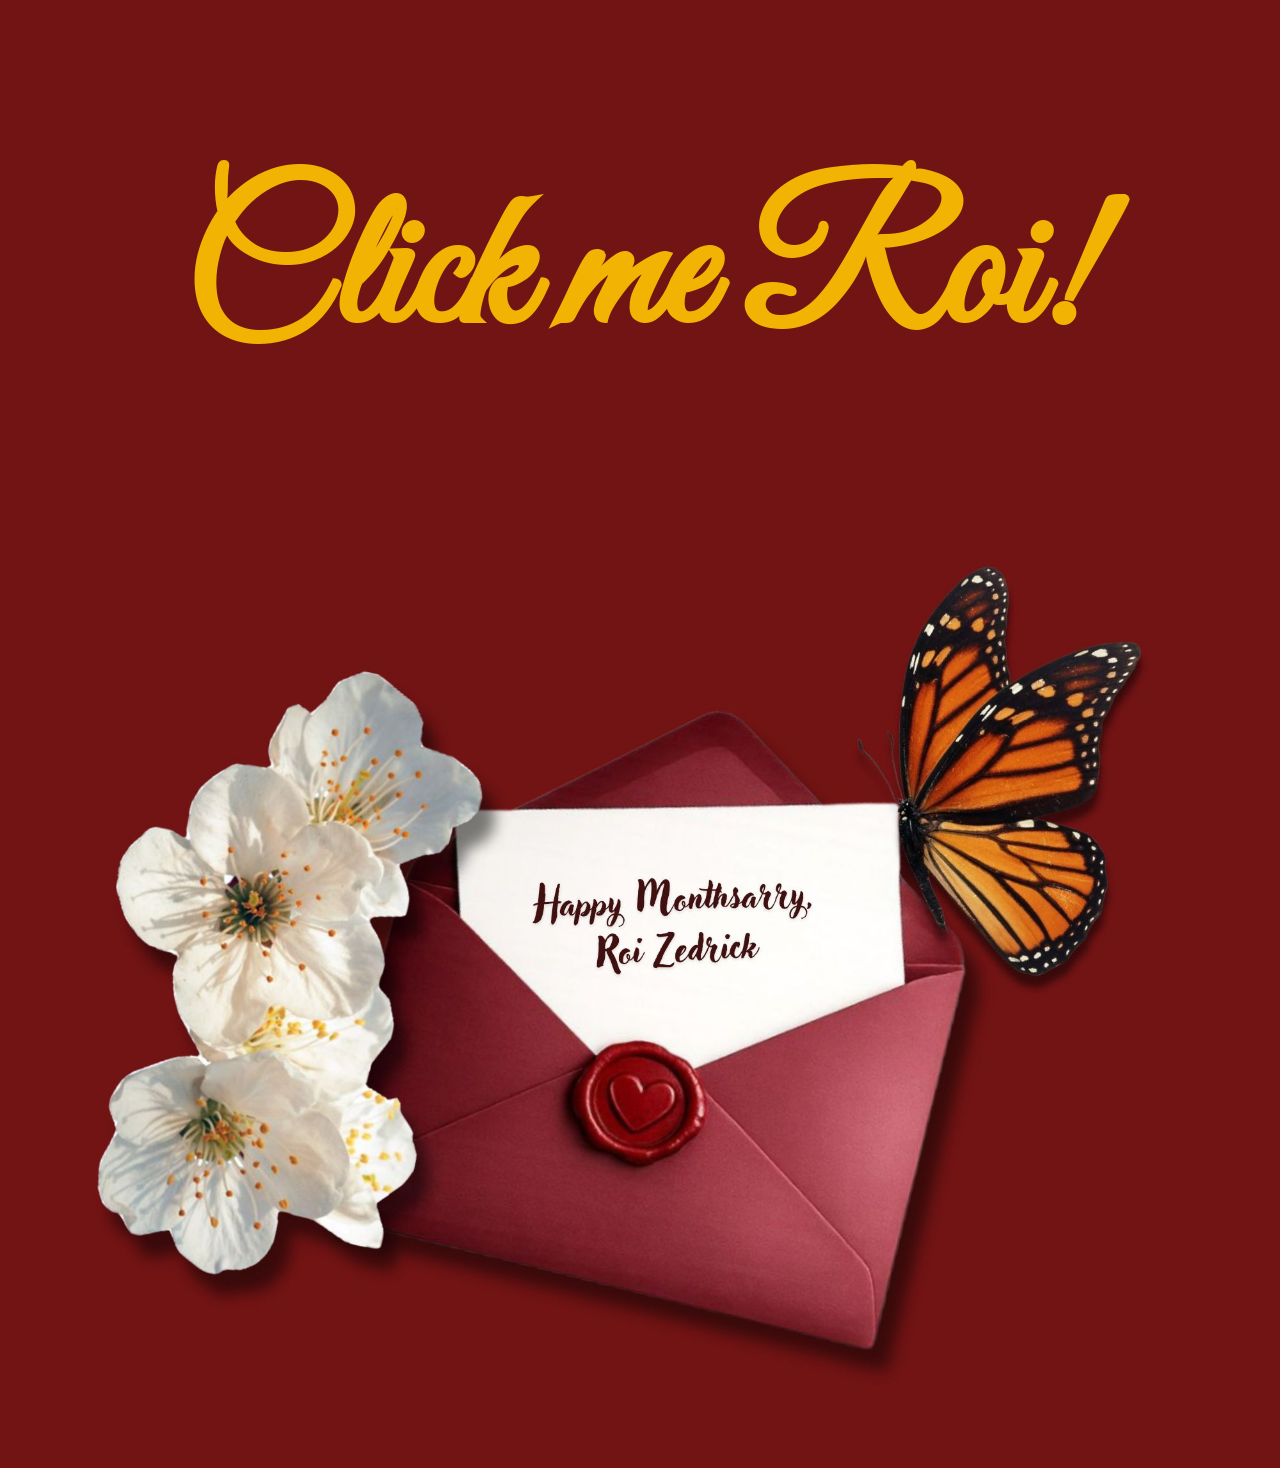
<file: index.html>
<!DOCTYPE html>
<html lang="en">
<head>
    <meta charset="UTF-8">
    <meta name="viewport" content="width=device-width, initial-scale=1.0">
    <title>Monthsarry Dedication</title>

    <link rel="stylesheet" href="css/introduction.css">
    <script src="animation/dedication.js" defer></script>
</head>

<body>
    <section>
        <div class="intro">
            <h1 id="intro-text">Click me Roi!</h1>

            <a href="pages/dedication.html">
                <img src="assets/img/envelop.jpg"
                     alt="click it"
                     id="envelop-button">
            </a>
        </div>
    </section>
</body>
</html>
</file>
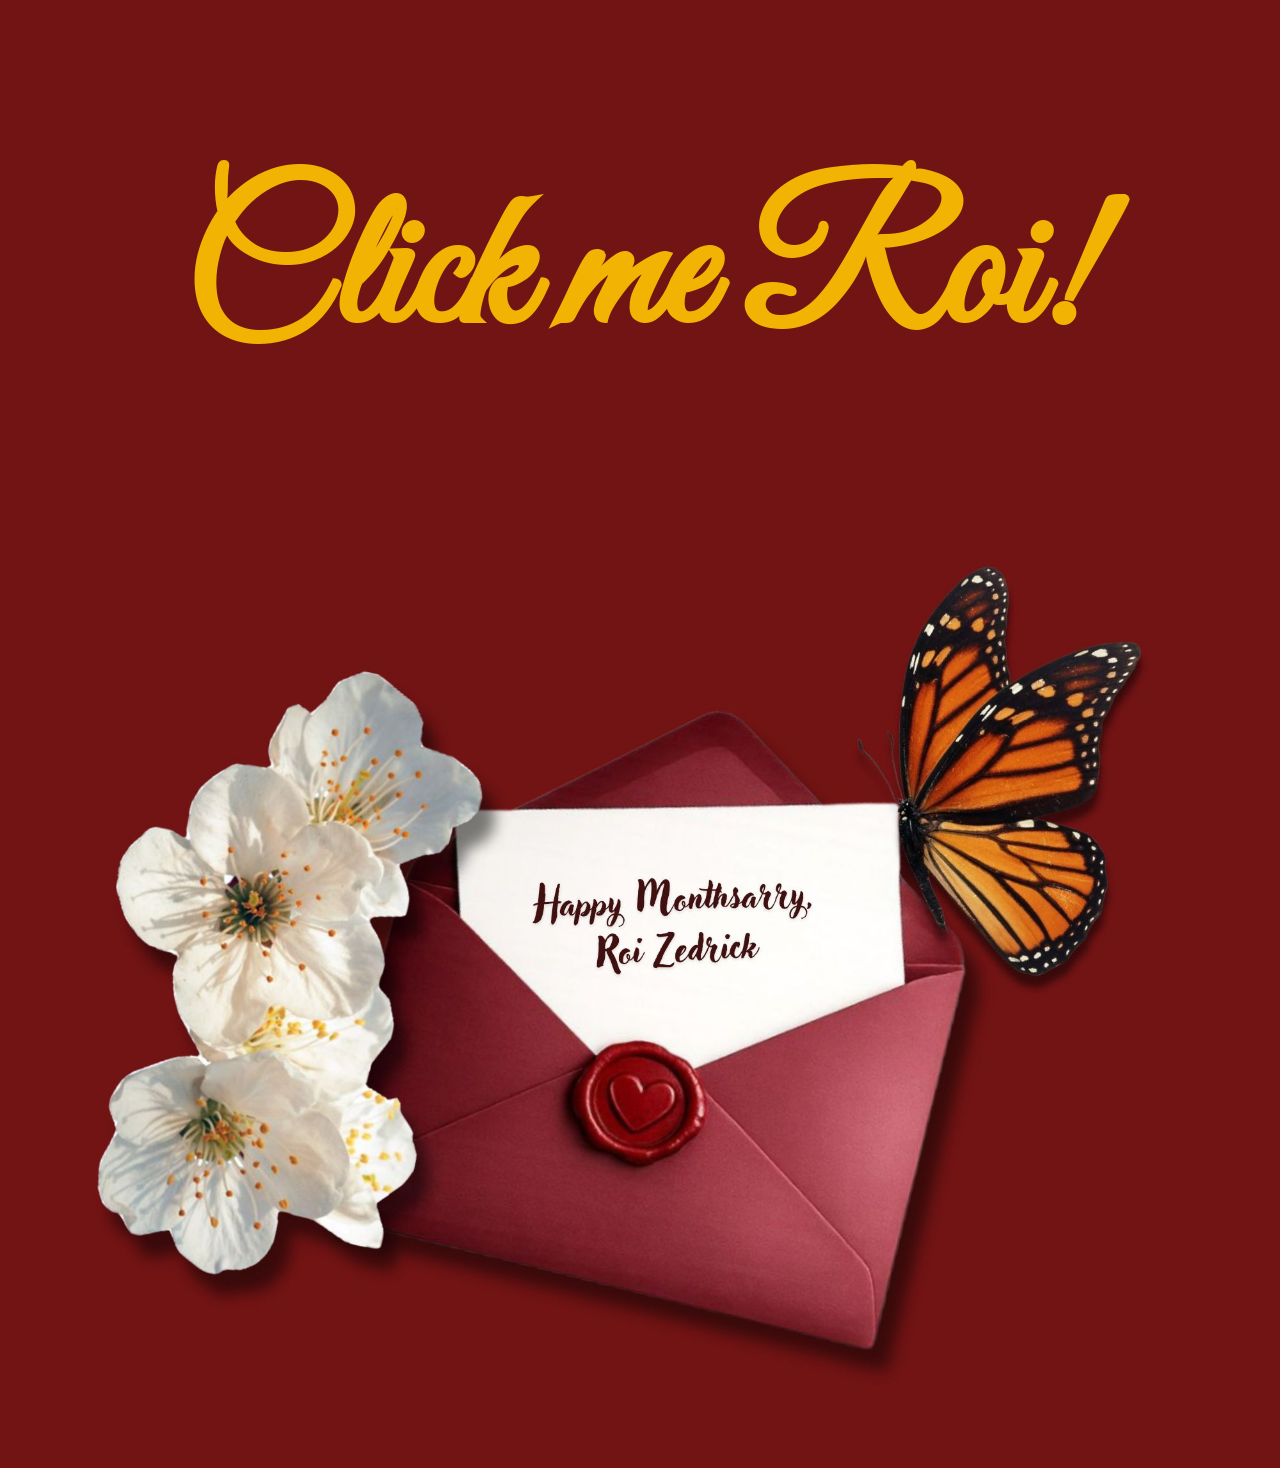
<file: pages/index.html>
<!DOCTYPE html>
<html lang="en">
<head>
    <meta charset="UTF-8">
    <meta name="viewport" content="width=device-width, initial-scale=1.0">
    <title>Monthsarry Dedication</title>
    <link rel="stylesheet" href="../css/introduction.css">
    <script src="../animation/dedication.js" defer></script>
</head>
<body>
    <section>
        <div class="intro">
            <h1 id="intro-text">Click me Roi!</h1>
            <a href="dedication.html">
                <img src="../assets/img/envelop.jpg" alt="click it" id="envelop-button">
            </a>
        </div>
    </section>
</body>
</html>
</file>
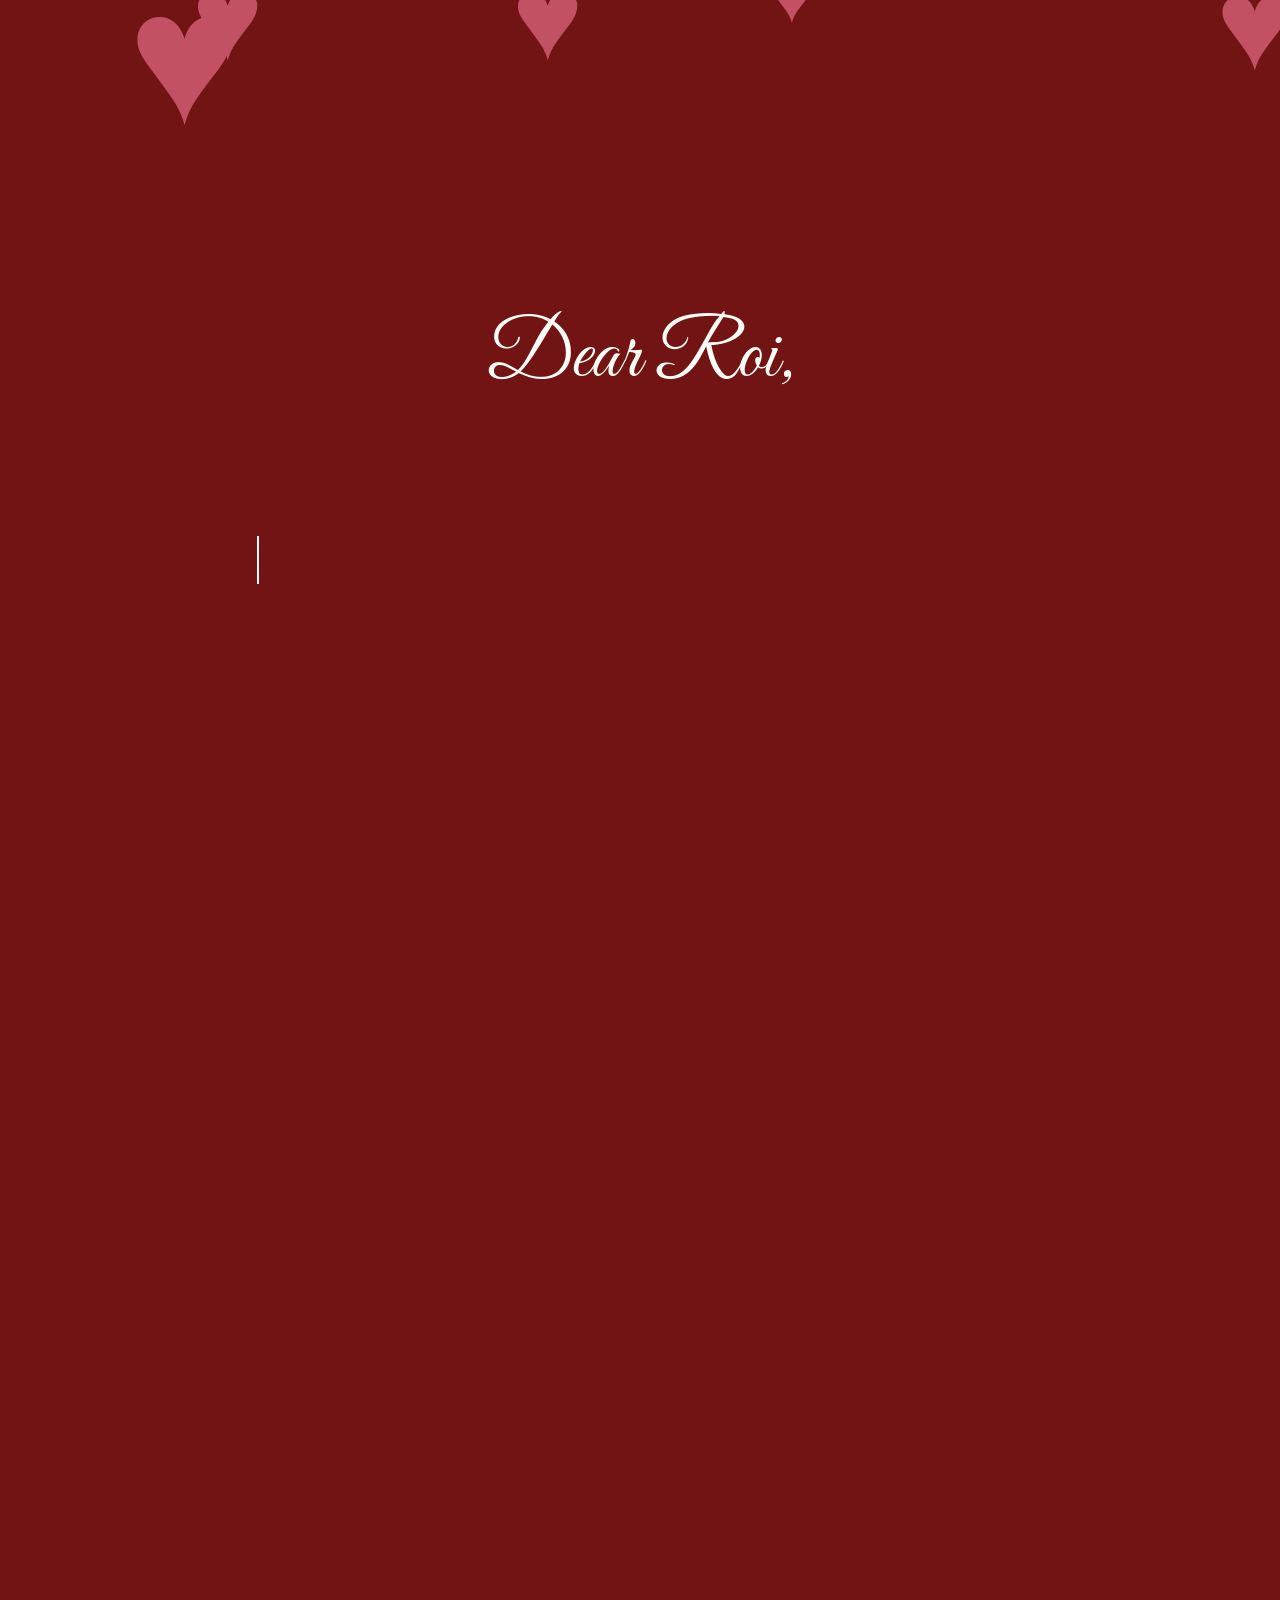
<file: pages/dedication.html>
<!DOCTYPE html>
<html lang="en">
<head>
    <meta charset="UTF-8">
    <meta name="viewport" content="width=device-width, initial-scale=1.0">
    <title>About you</title>
    <link rel="stylesheet" href="../css/dedication.css">
</head>
<body>
    <section class="top">
        <div class="message">
            <h1>Dear Roi,</h1>
            <p id="letter"></p>
        </div>
        <audio src="../assets/audio/keyboard-sound.mp3" id="keyboard-sound"></audio>
        <div class="hearts">
            <span>♥</span>
            <span>♥</span>
            <span>♥</span>
            <span>♥</span>
            <span>♥</span>
            <span>♥</span>
            <span>♥</span>
            <span>♥</span>
            <span>♥</span>
        </div>
    </section>

    <section class="memory-wall" id="memory-wall">
        <div class="rope"></div>

        <div class="photo photo-1">
            <img src="../assets/img/1.jpg" alt="Memory 1">
        </div>

        <div class="photo photo-2">
            <img src="../assets/img/2.jpg" alt="Memory 2">
        </div>

        <div class="photo photo-3">
            <img src="../assets/img/3.jpg" alt="Memory 3">
        </div>

        <div class="photo photo-4">
            <img src="../assets/img/4.jpg" alt="Memory 4">
        </div>
    </section>

    <section class="button-section" id="button-section">
        <button class="nav-btn" id="nav-btn">Click Me</button>
    </section>

    <script src="../animation/dedication.js" defer></script>
</body>

</html>
</file>
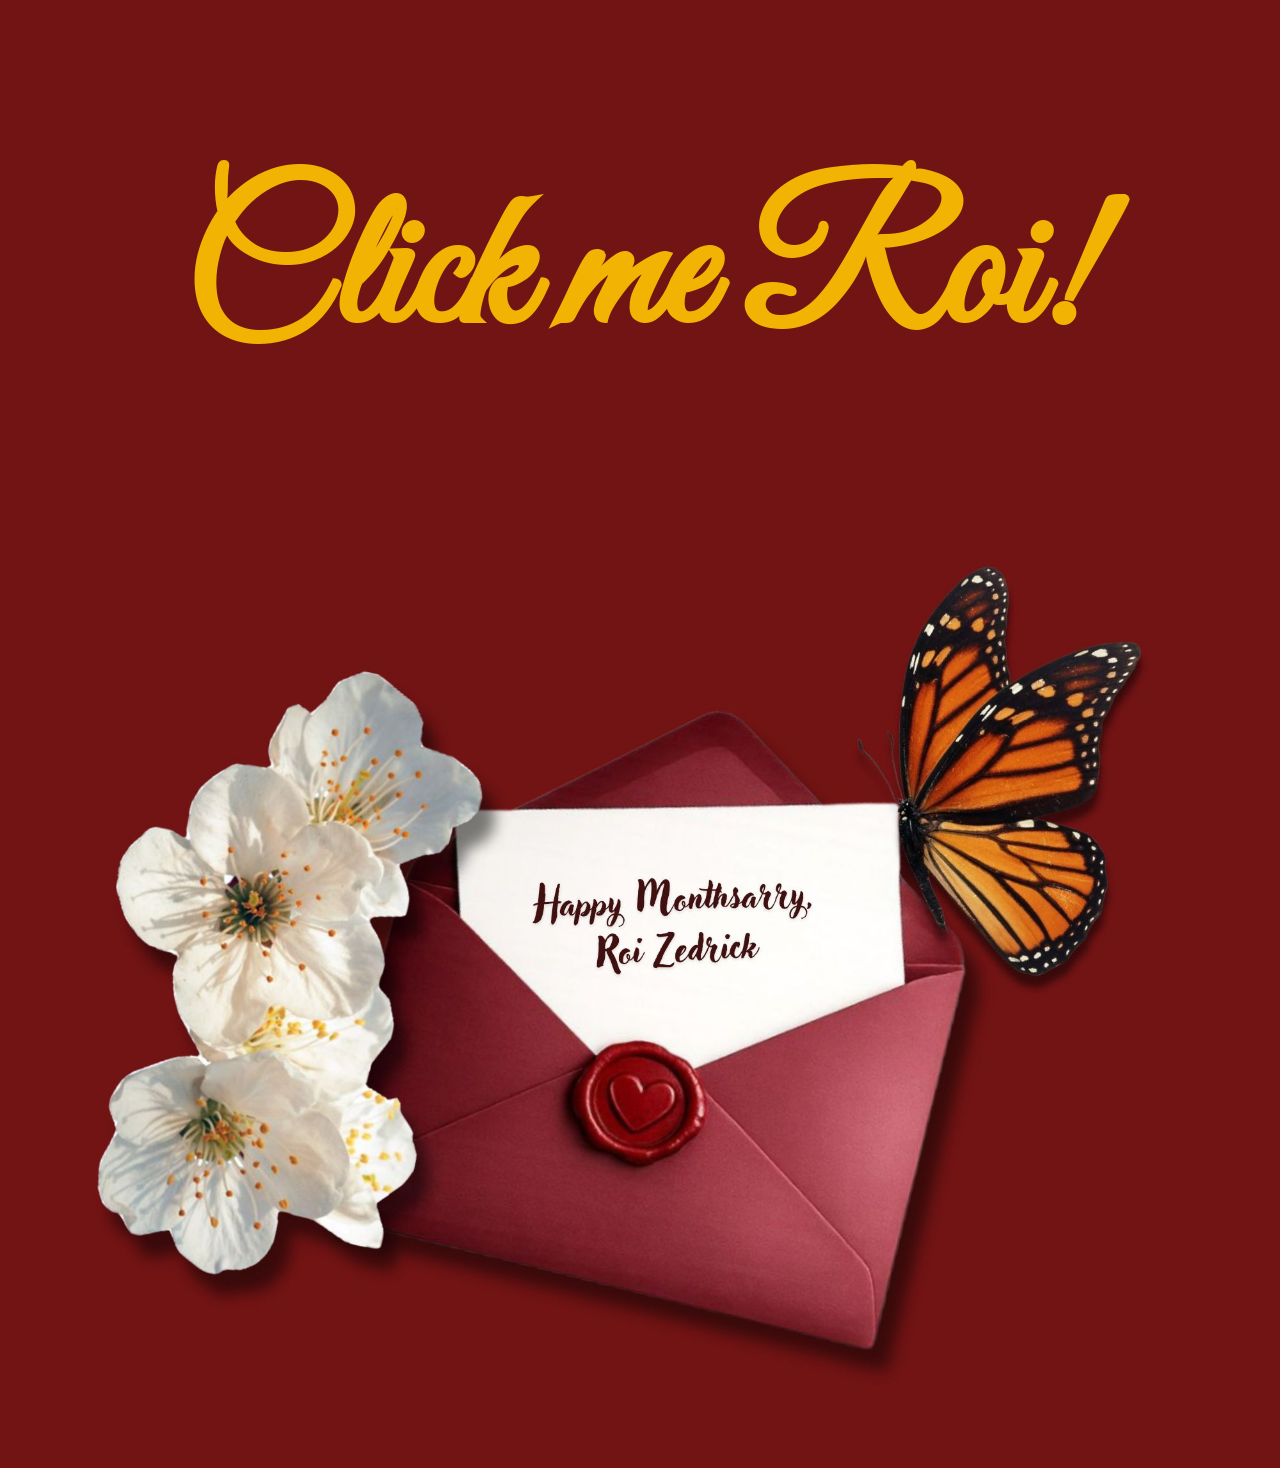
<file: pages/introduction.html>
<!DOCTYPE html>
<html lang="en">
<head>
    <meta charset="UTF-8">
    <meta name="viewport" content="width=device-width, initial-scale=1.0">
    <title>Monthsarry Dedication</title>
    <link rel="stylesheet" href="../css/introduction.css">
    <script src="../animation/dedication.js" defer></script>
</head>
<body>
    <section>
        <div class="intro">
            <h1 id="intro-text">Click me Roi!</h1>
            <a href="dedication.html">
                <img src="../assets/img/envelop.jpg" alt="click it" id="envelop-button">
            </a>
        </div>
    </section>
</body>
</html>
</file>
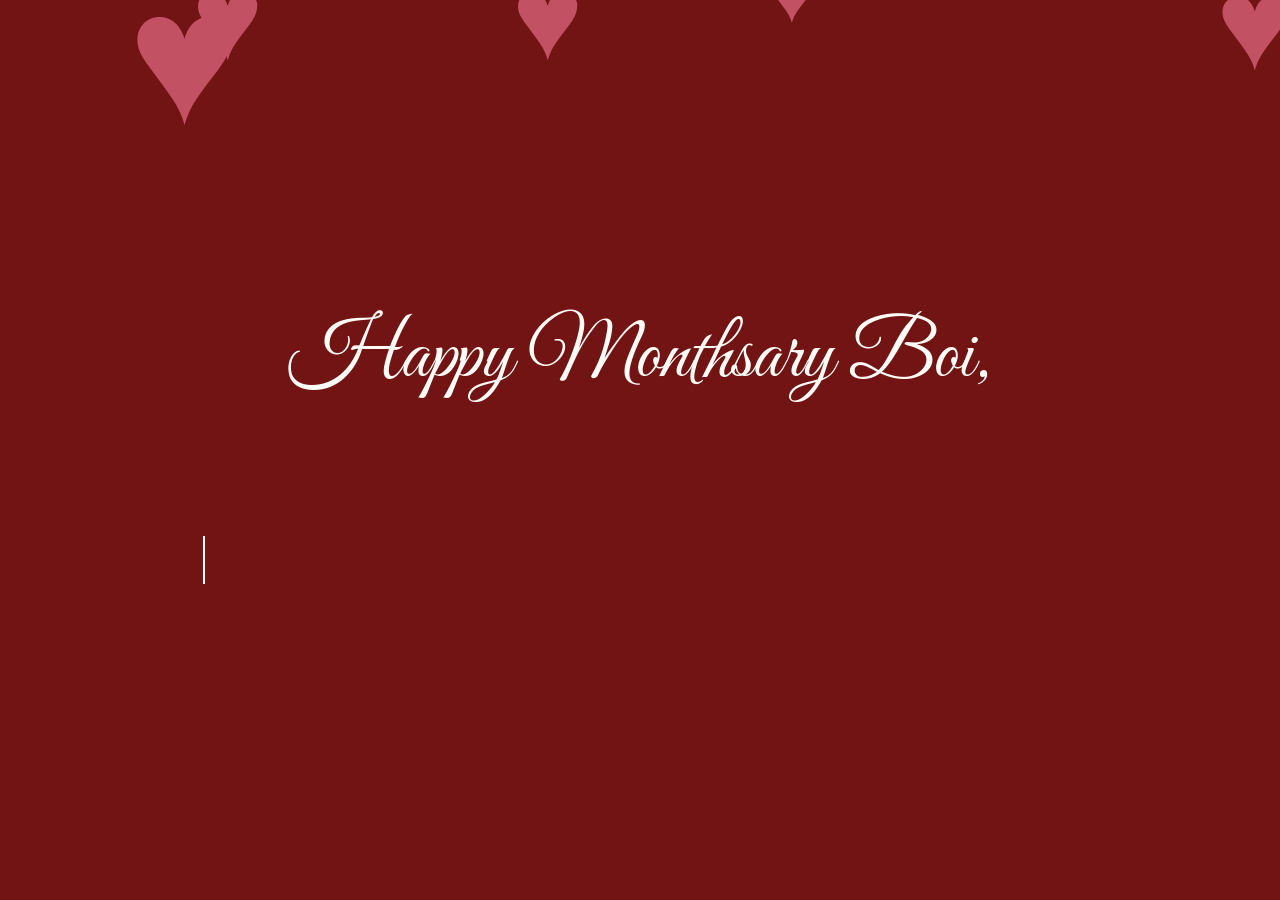
<file: pages/memories.html>
<!DOCTYPE html>
<html lang="en">
<head>
    <meta charset="UTF-8">
    <meta name="viewport" content="width=device-width, initial-scale=1.0">
    <link rel="stylesheet" href="../css/memories.css">
    <title>Happy Monthsary</title>
</head>
<body>
   
<body>
    <section class="container">
        <div class="message">
            <h1>Happy Monthsary Boi,</h1>
            <p id="letter"></p>
        </div>
        <div class="hearts">
            <span>♥</span>
            <span>♥</span>
            <span>♥</span>
            <span>♥</span>
            <span>♥</span>
            <span>♥</span>
            <span>♥</span>
            <span>♥</span>
            <span>♥</span>
        </div>
    </section>
     <script src="../animation/memories.js" defer></script>
</html>
</file>
<file: css/introduction.css>
@import url('https://fonts.googleapis.com/css2?family=Cormorant+Garamond:wght@400;500;600&family=Great+Vibes&display=swap');

* {
    background-color: rgb(114, 19, 20);
    box-sizing: border-box;
    color: rgb(243, 179, 3);
}

:root {
    --font-click: "Great Vibes", cursive;
}

body {
    margin: 0;
    min-height: 100vh;
    display: flex;
    justify-content: center;
    align-items: center;
}

.intro h1 {
    font-size: 12rem;
    text-align: center;
    font-family: var(--font-click);
}


@keyframes beat {
    0%, 100% {
        transform: scale(1);
    }

    50% {
        transform: scale(1.1);
    }
}

.intro img {
    max-width: 100%;
    height: auto;
    animation: beat 1.5s ease-in-out infinite;
}
</file>
<file: css/dedication.css>
@import url('https://fonts.googleapis.com/css2?family=Cormorant+Garamond:wght@400;500;600&family=Great+Vibes&display=swap');

* {
    box-sizing: border-box;
    scrollbar-width: none;
    -ms-overflow-style: none;
}

*::-webkit-scrollbar {
    display: none;
}

html {
    scroll-behavior: smooth;
    scroll-padding-top: 0;
}

body {
    margin: 0;
    overflow-x: hidden;
    background-color: rgb(114, 19, 20);
}


body.no-scroll {
    overflow: hidden;
    height: 100vh;
}

.top {
    position: relative;
    width: 100%;
    min-height: 100vh;
    background-color: rgb(114, 19, 20);
    display: flex;
    flex-direction: column;
    justify-content: center;
    align-items: center;
    overflow: visible;
    flex-shrink: 0;
    padding: clamp(40px, 8vw, 80px) 20px;
}

.message {
    color: rgb(255, 253, 247);
    font-family: 'Great Vibes', cursive;
    position: relative;
    z-index: 10;
    width: 90%;
    max-width: 1000px;
    padding: clamp(20px, 4vw, 50px);
    text-align: center;
    min-height: auto;
}

.message h1 {
    margin: 0 0 clamp(20px, 4vw, 40px) 0;
    font-weight: 500;
    font-size: clamp(2.5rem, 8vw, 5rem);
    line-height: 1.3;
    word-wrap: break-word;
}

.message p {
    line-height: 1.8;
    white-space: pre-wrap;
    margin: 0;
    font-size: clamp(1.2rem, 4vw, 2.5rem);
    letter-spacing: 0.05em;
    word-wrap: break-word;
    text-align: left;
    max-width: 100%;
}


.cursor {
    display: inline-block;
    height: 1.2em;
    width: 2px;
    background-color: rgb(255, 253, 247);
    margin-left: 4px;
    vertical-align: middle;
    animation: blink 0.7s step-end infinite;
}

@keyframes blink {
    50% { background-color: transparent; }
}


.hearts {
    position: fixed;
    top: 0;
    left: 0;
    width: 100%;
    height: 100%;
    pointer-events: none;
    overflow: hidden;
    z-index: 0;
}

.hearts span {
    position: absolute;
    top: -50px;
    color: rgb(193, 81, 99);
    animation: fall linear infinite;
}

.hearts span:nth-child(1) { font-size: clamp(80px, 20vw, 190px); left: 10%; animation-duration: 5s; }
.hearts span:nth-child(2) { font-size: clamp(20px, 5vw, 35px); left: 25%; animation-duration: 8s; }
.hearts span:nth-child(3) { font-size: clamp(60px, 15vw, 120px); left: 40%; animation-duration: 6s; }
.hearts span:nth-child(4) { font-size: clamp(40px, 10vw, 80px); left: 60%; animation-duration: 7s; }
.hearts span:nth-child(5) { font-size: clamp(30px, 7vw, 50px); left: 65%; animation-duration: 5s; }
.hearts span:nth-child(6) { font-size: clamp(25px, 6vw, 45px); left: 75%; animation-duration: 7s; }
.hearts span:nth-child(7) { font-size: clamp(35px, 8vw, 55px); left: 85%; animation-duration: 6s; }
.hearts span:nth-child(8) { font-size: clamp(70px, 18vw, 130px); left: 95%; animation-duration: 8s; }
.hearts span:nth-child(9) { font-size: clamp(60px, 15vw, 120px); left: 15%; animation-duration: 9s; }

@keyframes fall {
    0% {
        transform: translateY(0) rotate(0deg);
        opacity: 0;
    }
    10% {
        opacity: 1;
    }
    50% {
        transform: translate(50px, 50vh) rotate(180deg);
    }
    100% {
        transform: translateY(100vh) rotate(360deg);
        opacity: 0;
    }
}


.memory-wall {
    position: relative;
    width: 100%;
    min-height: 2000px;
    display: flex;
    flex-direction: column;
    justify-content: flex-start;
    align-items: center;
    padding: clamp(60px, 12vw, 140px) 20px clamp(400px, 25vw, 500px) 20px;
    background-color: rgb(114, 19, 20);
    opacity: 0;
    visibility: hidden;
    transition: opacity 1.2s ease, visibility 1.2s ease;
    flex-shrink: 0;
}

.memory-wall.show {
    opacity: 1;
    visibility: visible;
}


.rope {
    position: absolute;
    top: 0;
    left: 50%;
    width: clamp(3px, 1vw, 6px);
    height: 100%;
    background: linear-gradient(180deg, #8b6f47 0%, #6b5435 100%);
    transform: translateX(-50%);
    box-shadow: 0 0 10px rgba(0, 0, 0, 0.5);
    z-index: 5;
}

.photo {
    position: absolute;
    left: 50%;
    width: clamp(200px, 45vw, 350px);
    padding: clamp(12px, 3vw, 20px);
    background: white;
    box-shadow: 0 8px 25px rgba(0, 0, 0, 0.4);
    opacity: 0;
    transform: translate(-50%, -100px) rotate(0deg);
    transition: opacity 0.8s ease, transform 0.8s ease;
    border-radius: 2px;
    z-index: 10;
}

.photo img {
    display: block;
    width: 100%;
    aspect-ratio: 1;
    object-fit: cover;
}

.photo-1 { top: 100px; }
.photo-2 { top: 550px; }
.photo-3 { top: 1000px; }
.photo-4 { top: 1450px; }

.memory-wall.show .photo-1 {
    opacity: 1;
    transform: translate(-50%, 0) rotate(-4deg);
    transition-delay: 0.3s;
}

.memory-wall.show .photo-2 {
    opacity: 1;
    transform: translate(-50%, 0) rotate(4deg);
    transition-delay: 0.6s;
}

.memory-wall.show .photo-3 {
    opacity: 1;
    transform: translate(-50%, 0) rotate(-3deg);
    transition-delay: 0.9s;
}

.memory-wall.show .photo-4 {
    opacity: 1;
    transform: translate(-50%, 0) rotate(5deg);
    transition-delay: 1.2s;
}

.button-section {
    position: relative;
    width: 100%;
    background-color: rgb(114, 19, 20);
    display: flex;
    justify-content: center;
    align-items: center;
    padding: clamp(150px, 20vw, 250px) 20px clamp(80px, 15vw, 150px) 20px;
    flex-shrink: 0;
    min-height: auto;
    z-index: 30;
}

.button-section.show {
    opacity: 1;
    visibility: visible;
}

.button-section:not(.show) {
    opacity: 0;
    visibility: hidden;
    pointer-events: none;
}

.nav-btn {
    background: linear-gradient(135deg, rgb(233, 23, 58), rgb(220, 100, 120));
    color: rgb(255, 253, 247);
    border: none;
    padding: clamp(16px, 3vw, 24px) clamp(32px, 6vw, 60px);
    font-size: clamp(2rem, 4vw, 2.5rem);
    font-family: 'Great Vibes', cursive;
    font-weight: 600;
    border-radius: 12px;
    cursor: pointer;
    box-shadow: 0 8px 25px rgba(0, 0, 0, 0.35);
    transition: all 0.4s cubic-bezier(0.25, 0.46, 0.45, 0.94);
    letter-spacing: 0.05em;
    position: relative;
    overflow: hidden;
    z-index: 25;
    display: inline-block;
    white-space: nowrap;
}

.nav-btn::before {
    content: '';
    position: absolute;
    top: 0;
    left: -100%;
    width: 100%;
    height: 100%;
    background: linear-gradient(90deg, transparent, rgba(255, 255, 255, 0.2), transparent);
    transition: left 0.5s ease;
}

.nav-btn:hover {
    transform: translateY(-3px);
    box-shadow: 0 12px 35px rgba(0, 0, 0, 0.45);
    background: linear-gradient(135deg, rgb(220, 100, 120), rgb(193, 81, 99));
}

.nav-btn:hover::before {
    left: 100%;
}

.nav-btn:active {
    transform: translateY(-1px);
    box-shadow: 0 8px 15px rgba(0, 0, 0, 0.3);
}

@media (max-width: 768px) {
    .top {
        padding: clamp(30px, 6vw, 60px) 15px;
        min-height: auto;
    }

    .message {
        padding: clamp(15px, 3vw, 35px);
    }

    .message h1 {
        font-size: clamp(2rem, 7vw, 3.5rem);
        margin: 0 0 clamp(15px, 3vw, 25px) 0;
    }

    .message p {
        font-size: clamp(1rem, 3vw, 1.8rem);
    }

    .memory-wall {
        min-height: 1800px;
        padding: clamp(50px, 10vw, 100px) 20px clamp(300px, 20vw, 400px) 20px;
    }

    .photo {
        width: clamp(180px, 40vw, 280px);
    }

    .photo-1 { top: 80px; }
    .photo-2 { top: 480px; }
    .photo-3 { top: 880px; }
    .photo-4 { top: 1280px; }

    .button-section {
        padding: clamp(120px, 18vw, 200px) 20px clamp(60px, 12vw, 120px) 20px;
    }
}

@media (max-width: 480px) {
    .top {
        padding: clamp(30px, 6vw, 50px) 15px;
        min-height: auto;
    }

    .message {
        padding: clamp(15px, 3vw, 30px);
        width: 95%;
    }

    .message h1 {
        margin: 0 0 clamp(15px, 3vw, 20px) 0;
        font-size: clamp(1.8rem, 6vw, 2.8rem);
        line-height: 1.2;
    }

    .message p {
        font-size: clamp(1rem, 3.5vw, 1.8rem);
    }

    .memory-wall {
        min-height: 1600px;
        padding: clamp(40px, 8vw, 80px) 15px clamp(250px, 18vw, 350px) 15px;
    }

    .photo {
        width: clamp(140px, 40vw, 220px);
    }

    .photo-1 { top: 70px; }
    .photo-2 { top: 420px; }
    .photo-3 { top: 770px; }
    .photo-4 { top: 1120px; }

    .button-section {
        padding: clamp(100px, 15vw, 180px) 20px clamp(50px, 10vw, 100px) 20px;
    }

    .nav-btn {
        padding: clamp(12px 24px, 1.5vw 3vw, 16px 36px);
        font-size: clamp(1rem, 2.5vw, 1.2rem);
    }
}
</file>
<file: css/memories.css>
@import url('https://fonts.googleapis.com/css2?family=Cormorant+Garamond:wght@400;500;600&family=Great+Vibes&display=swap');

* {
            margin: 0;
            padding: 0;
            box-sizing: border-box;
            scrollbar-width: none;
            -ms-overflow-style: none;
        }
 
        *::-webkit-scrollbar {
            display: none;
        }

        :root {
            --font-click: "Great Vibes", cursive;
        }
 
        html {
            scroll-behavior: smooth;
        }
 
        body {
            margin: 0;
            overflow-x: hidden;
            background-color: rgb(114, 19, 20);
            width: 100%;
            height: 100vh;
        }
 
        body.no-scroll {
            overflow: hidden;
            height: 100vh;
        }
 
        .container {
            position: relative;
            width: 100%;
            height: 100vh;
            background-color: rgb(114, 19, 20);
            display: flex;
            flex-direction: column;
            justify-content: center;
            align-items: center;
            overflow: visible;
            flex-shrink: 0;
            padding: clamp(40px, 8vw, 80px) 20px;
        }
 
        .message {
            color: rgb(255, 253, 247);
            font-family: var(--font-click);
            position: relative;
            z-index: 10;
            width: 90%;
            max-width: 1000px;
            padding: clamp(20px, 4vw, 50px);
            text-align: center;
            min-height: auto;
        }
 
        .message h1 {
            margin: 0 0 clamp(20px, 4vw, 40px) 0;
            font-weight: 500;
            font-size: clamp(2.5rem, 8vw, 5rem);
            line-height: 1.3;
            word-wrap: break-word;
        }
 
        .message p {
            line-height: 1.8;
            white-space: pre-wrap;
            margin: 0;
            font-size: clamp(1.2rem, 4vw, 2.5rem);
            letter-spacing: 0.05em;
            word-wrap: break-word;
            text-align: left;
            max-width: 100%;
        }
 
        .cursor {
            display: inline-block;
            height: 1.2em;
            width: 2px;
            background-color: rgb(255, 253, 247);
            margin-left: 4px;
            vertical-align: middle;
            animation: blink 0.7s step-end infinite;
        }
 
        @keyframes blink {
            50% { background-color: transparent; }
        }
 
        .hearts {
            position: fixed;
            top: 0;
            left: 0;
            width: 100%;
            height: 100%;
            pointer-events: none;
            overflow: hidden;
            z-index: 0;
        }
 
        .hearts span {
            position: absolute;
            top: -50px;
            color: rgb(193, 81, 99);
            animation: fall linear infinite;
        }
 
        .hearts span:nth-child(1) { font-size: clamp(80px, 20vw, 190px); left: 10%; animation-duration: 5s; }
        .hearts span:nth-child(2) { font-size: clamp(20px, 5vw, 35px); left: 25%; animation-duration: 8s; }
        .hearts span:nth-child(3) { font-size: clamp(60px, 15vw, 120px); left: 40%; animation-duration: 6s; }
        .hearts span:nth-child(4) { font-size: clamp(40px, 10vw, 80px); left: 60%; animation-duration: 7s; }
        .hearts span:nth-child(5) { font-size: clamp(30px, 7vw, 50px); left: 65%; animation-duration: 5s; }
        .hearts span:nth-child(6) { font-size: clamp(25px, 6vw, 45px); left: 75%; animation-duration: 7s; }
        .hearts span:nth-child(7) { font-size: clamp(35px, 8vw, 55px); left: 85%; animation-duration: 6s; }
        .hearts span:nth-child(8) { font-size: clamp(70px, 18vw, 130px); left: 95%; animation-duration: 8s; }
        .hearts span:nth-child(9) { font-size: clamp(60px, 15vw, 120px); left: 15%; animation-duration: 9s; }
 
        @keyframes fall {
            0% {
                transform: translateY(0) rotate(0deg);
                opacity: 0;
            }
            10% {
                opacity: 1;
            }
            50% {
                transform: translate(50px, 50vh) rotate(180deg);
            }
            100% {
                transform: translateY(100vh) rotate(360deg);
                opacity: 0;
            }
        }
 
        @media (max-width: 768px) {
            .container {
                padding: clamp(30px, 6vw, 60px) 15px;
                min-height: 100vh;
            }
 
            .message {
                padding: clamp(15px, 3vw, 35px);
            }
 
            .message h1 {
                font-size: clamp(2rem, 7vw, 3.5rem);
                margin: 0 0 clamp(15px, 3vw, 25px) 0;
            }
 
            .message p {
                font-size: clamp(1rem, 3vw, 1.8rem);
            }
        }
 
        @media (max-width: 480px) {
            .container {
                padding: clamp(30px, 6vw, 50px) 15px;
                min-height: 100vh;
            }
 
            .message {
                padding: clamp(15px, 3vw, 30px);
                width: 95%;
            }
 
            .message h1 {
                margin: 0 0 clamp(15px, 3vw, 20px) 0;
                font-size: clamp(1.8rem, 6vw, 2.8rem);
                line-height: 1.2;
            }
 
            .message p {
                font-size: clamp(1rem, 3.5vw, 1.8rem);
            }
        }
</file>
